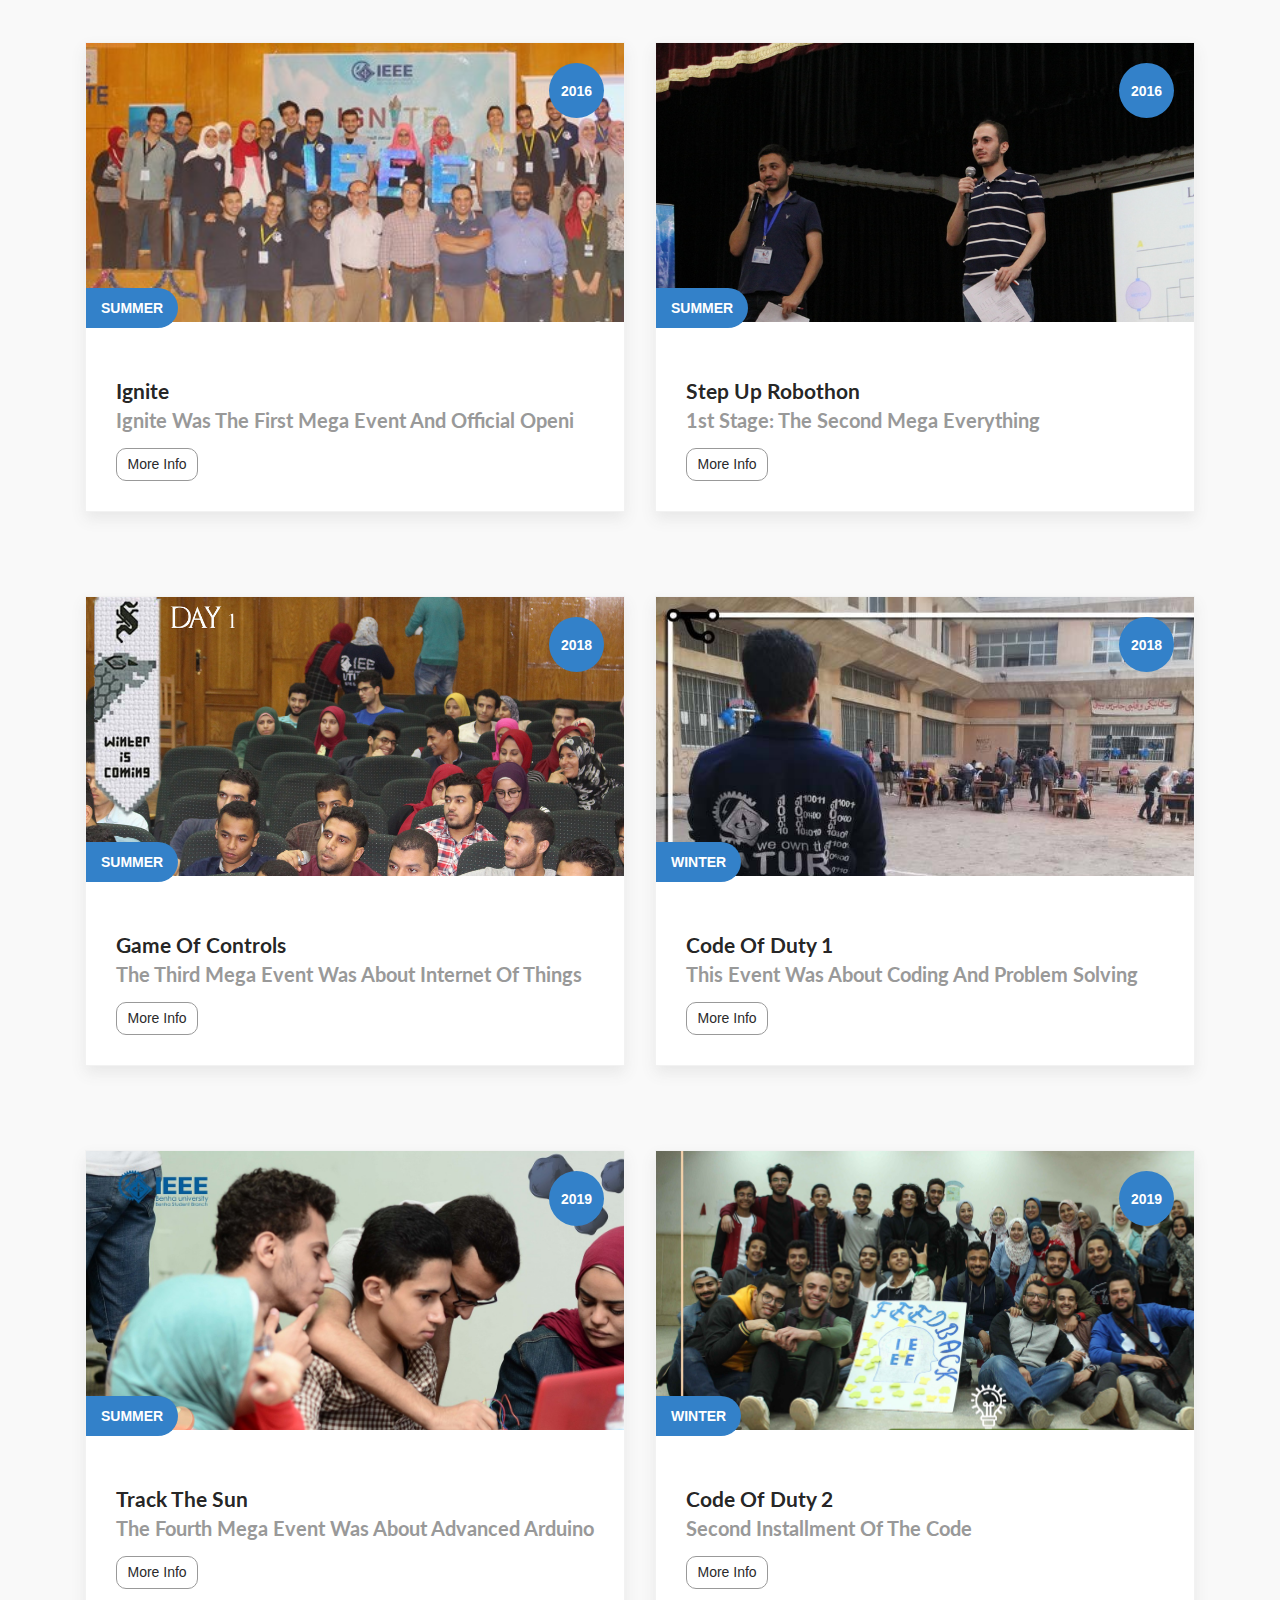
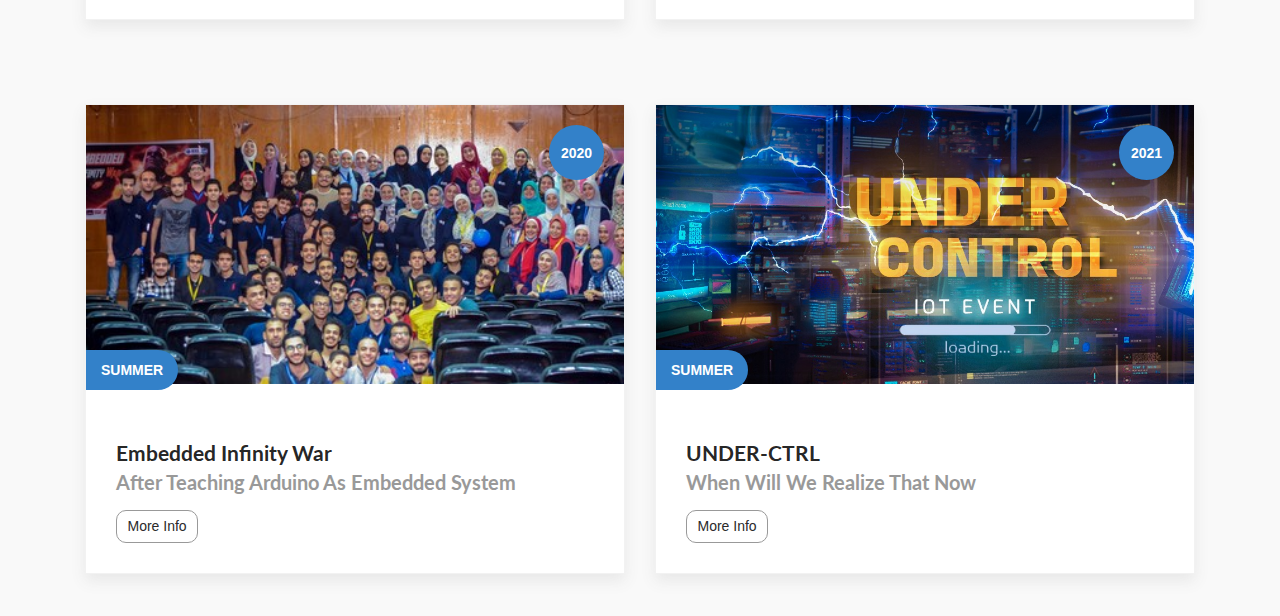
<file: index.html>
<!DOCTYPE html>
<html lang="en">

<head>
    <meta charset="UTF-8">
    <meta http-equiv="X-UA-Compatible" content="IE=edge">
    <meta name="viewport" content="width=device-width, initial-scale=1.0">
    <title>event page</title>
    <link rel="stylesheet" href="css/all.min.css">
    <link rel="stylesheet" href="css/bootstrap.min.css">
    <link rel="stylesheet" href="css/semantic.min.css">
    <link rel="stylesheet" href="css/index.css">
</head>

<body>


    <div class="container">
        <div class="row">
            <div class="col-md-6">
                <div class="post-module mt-5 mb-5">
                    <div class="thumbnail">
                        <div class="date">
                            <div class="day"> 2016 </div>
                        </div><img src="img/250343_38.jpg ">
                    </div>
                    <div class="post-content">
                        <div class="category">Summer</div>
                        <h1 class="title">
                            Ignite</h1>
                        <h2 class="sub_title" style="color: #999999; font-size:20px; margin-top: -10px;">Ignite was the
                            first mega event and official openi</h2>
                        <p class="description">Ignite was the first mega event and official opening for IEEE BUB SB in
                            it's very first version. Ignite's vision was to illuminate the world starting with those
                            promising students and bright minds
                        </p>
                        <button class="btn" id="bttn">more info</button>
                    </div>
                </div>
            </div>

            <div class="ui modal" id="firr">
                <i class="close icon"></i>
                <div class="header" style="text-align: center;">
                    Ignite
                </div>
                <div class="image content">
                    <div class="description">
                        <div class="ui header" style="text-align:center;">Ignite was the first mega event and official
                            opening for IEEE BUB SB
                        </div>
                        <p style="text-align: center; line-height: 40px;">the world starting with those promising
                            students and bright minds
                            They learned how to come up with new ideas,
                            make use of them and to find out about great real opportunities that may actually change
                            their life just like it did to many others.</p>
                        <div class="flox" style="display: flex; margin-bottom: 20px; margin-left: 10px;">
                            <img src="img/24.jpg" alt="" width="33%" style="margin-right:10px ;border-radius: 20px;">
                            <img src="img/32.jpg" alt="" width="33%" style="margin-right:10px ;border-radius: 20px;">
                            <img src="img/35.jpg" alt="" width="33%" style="border-radius: 20px;">
                        </div>
                        <p style="text-align: center; line-height: 40px;">
                            to the market and its real needs along with most of those technical trends attracting the
                            whole world in many others.
                            Finally, they were introduced that time</p>
                    </div>
                </div>
                <div class="actions">
                    <div class="ui black deny button">
                        back
                    </div>
                </div>
            </div>
            <div class="col-md-6">

                <div class="post-module mt-5 mb-5">

                    <div class="thumbnail">
                        <div class="date">
                            <div class="day"> 2016 </div>
                        </div><img src="img/317494_6.jpg">
                    </div>

                    <div class="post-content">
                        <div class="category">Summer</div>

                        <h1 class="title">
                            Step Up Robothon </h1>

                        <h2 class="sub_title" style="color: #999999; font-size:20px; margin-top: -10px;">1st Stage: The
                            second mega everything</h2>
                        <p class="description">1st Stage: The second mega event was about robotics and technology,
                            it divided into two stages and the attendees were from across Egypt and at the end a
                            competition was held

                        </p>

                        <button class="btn" id="bttn1">more info</button>
                    </div>
                </div>
            </div>

            <div class="ui modal" id="first">
                <i class="close icon"></i>
                <div class="header" style="text-align: center;">
                    Step Up Robothon
                </div>
                <div class="image content">
                    <div class="description">
                        <div class="ui header" style="text-align:center;">1st Stage: The second mega event </div>
                        <p style="text-align: center; line-height: 40px;">1st Stage: The second mega event was about
                            robotics and technology,
                            it divided into two stages and the attendees were from across Egypt and at the end a
                            competition was held,</p>
                        <div class="flox" style="display: flex; margin-bottom: 20px; margin-left: 10px;">
                            <img src="img/1.jpg" alt="" width="33%" style="margin-right:10px ;border-radius: 20px;">
                            <img src="img/5.jpg" alt="" width="33%" style="margin-right:10px ;border-radius: 20px;">
                            <img src="img/7.jpeg" alt="" width="33%" style="border-radius: 20px;">
                        </div>
                        <p style="text-align: center; line-height: 40px;">
                            and the winners received awards. 2nd Stage: this stage was about advanced topics in robotics
                            and technology,
                            it was attended by the governor of Qalyubiya; Major General Mahmoud al-Ashmawi</p>
                    </div>
                </div>
                <div class="actions">
                    <div class="ui black deny button">
                        back
                    </div>
                </div>
            </div>

            <div class="col-md-6">

                <div class="post-module mt-5 mb-5">

                    <div class="thumbnail">
                        <div class="date">
                            <div class="day"> 2018 </div>
                        </div><img src="img/30362_IMG_4078 copy.jpg">
                    </div>

                    <div class="post-content">
                        <div class="category">Summer</div>

                        <h1 class="title">
                            Game Of Controls </h1>

                        <h2 class="sub_title" style="color: #999999; font-size:20px; margin-top: -10px;">The third mega
                            event was about Internet of things </h2>
                        <p class="description">The third mega event was about Internet of things “IOT”
                            and how to connect electronic devices to each other, then to control those devices with
                            smartphones.

                        </p>

                        <button class="btn" id="bttn2">more info</button>
                    </div>
                </div>
            </div>
            <div class="ui modal" id="second">
                <i class="close icon"></i>
                <div class="header" style="text-align: center;">
                    Game Of Controls
                </div>
                <div class="image content">

                    <div class="description">
                        <div class="ui header" style="text-align:center;">The third mega event was about Internet of
                            things
                        </div>

                        <p style="text-align: center; line-height: 40px;">
                            The third mega event was about Internet of things “IOT” and how to connect electronic
                            devices to each other,

                            then to control those devices with smartphones. The final projects were “Smart Home” and
                            “Smart City”.</p>
                        <div class="flox" style="display: flex; margin-bottom: 20px; margin-left: 10px;">
                            <img src="img/IMG_4126 copy.jpg" alt="" width="33%" style="margin-right:10px ;border-radius: 20px;">
                            <img src="img/DSC_5002.jpg" alt="" width="33%" style="margin-right:10px ;border-radius: 20px;">
                            <img src="img/IMG_4104 copy.jpg" alt="" width="33%" style="border-radius: 20px;">
                        </div>
                    </div>
                  
                </div>
                <div class="actions">
                    <div class="ui black deny button">
                        back
                    </div>
                </div>



            </div>
            <div class="col-md-6">

                <div class="post-module mt-5 mb-5">

                    <div class="thumbnail">
                        <div class="date">
                            <div class="day"> 2018 </div>
                        </div><img src="img/46535_fada02f0-5716-4444-b0fd-2ced6bf97643.jpg">
                    </div>

                    <div class="post-content">
                        <div class="category">WINTER</div>

                        <h1 class="title">
                            Code Of Duty 1 </h1>

                        <h2 class="sub_title" style="color: #999999; font-size:20px; margin-top: -10px;">This event was
                            about coding and problem solving </h2>
                        <p class="description">This event was about coding and problem solving and preparing the
                            students for
                            international competitions. An inner competition was held between students of Banha
                            University

                        </p>

                        <button class="btn" id="bttn3">more info</button>
                    </div>
                </div>
            </div>
            <div class="ui modal" id="third">
                <i class="close icon"></i>
                <div class="header" style="text-align: center;">
                    Code Of Duty 1
                </div>
                <div class="image content">
                    <div class="description">
                        <div class="ui header" style="text-align:center;">This event was about coding and problem
                            solving
                        </div>
                        <p style="text-align: center; line-height: 40px;">
                            This event was about coding and problem solving and preparing the students for international
                            competitions. An inner competition was held between students of Banha University</p>
                        <div class="flox" style="display: flex; margin-bottom: 20px; margin-left: 10px;">
                            <img src="img/53b0c499-5648-4420-9083-3252413bedb2.jpg" alt="" width="33%" style="margin-right:10px ;border-radius: 20px;">
                            <img src="img/3003a2e3-24dd-4bba-87ff-d447f486ab33.jpg" alt="" width="33%" style="margin-right:10px ;border-radius: 20px;">
                            <img src="img/IMG-20200917-WA0049.jpg" alt="" width="33%" style="border-radius: 20px;">

                        </div>
                    </div>
                </div>
                <div class="actions">
                    <div class="ui black deny button">
                        back
                    </div>
                </div>

            </div>
            <div class="col-md-6">

                <div class="post-module mt-5 mb-5">

                    <div class="thumbnail">
                        <div class="date">
                            <div class="day"> 2019 </div>
                        </div><img src="img/88033_DSC_6665.jpg">
                    </div>

                    <div class="post-content">
                        <div class="category">Summer</div>

                        <h1 class="title">
                            Track The Sun </h1>

                        <h2 class="sub_title" style="color: #999999; font-size:20px; margin-top: -10px;">The fourth mega
                            event was about advanced Arduino </h2>
                        <p class="description">The fourth mega event was about advanced Arduino with basics of embedded
                            systems and robotics,
                            and for first time in Egypt we taught the attendants about solar energy and solar cells to
                            power their robots

                        </p>
                        <button class="btn" id="bttn4">more info</button>
                    </div>
                </div>
            </div>
            <div class="ui modal" id="fourth">
                <i class="close icon"></i>
                <div class="header" style="text-align: center;">
                    Track The Sun
                </div>
                <div class="image content">
                    <div class="description">
                        <div class="ui header" style="text-align:center;">The fourth mega event was about advanced
                            Arduino
                        </div>
                        <p style="text-align: center; line-height: 40px;">The fourth mega event was about advanced
                            Arduino with basics of embedded systems and robotics, and for first time in Egypt we taught
                            the attendants about solar energy and solar cells to power their robots. The event was a
                            great success and had a huge impact on about 150 students from different
                            ages and fields. Besides learning the basics of Arduino,</p>
                        <div class="flox" style="display: flex; margin-bottom: 20px; margin-left: 10px;">
                            <img src="img/DSC_6889.jpg" alt="" width="33%" style="margin-right:10px ;border-radius: 20px;">
                            <img src="img/7.jpg" alt="" width="33%" style="margin-right:10px ;border-radius: 20px;">
                            <img src="img/10.jpg" alt="" width="33%" style="border-radius: 20px;">

                        </div>
                        <p style="text-align: center; line-height: 40px;">
                            the attendants also learned about advanced topics such as: Timers, Interrupt and
                            Communication Protocols (like UART).
                            These topics prepared the attendants for the embedded system field and by the end they were
                            able to create an RC Car powered by solar cells.</p>
                    </div>
                </div>
                <div class="actions">
                    <div class="ui black deny button">
                        back
                    </div>
                </div>

            </div>
            <div class="col-md-6">

                <div class="post-module mt-5 mb-5">

                    <div class="thumbnail">
                        <div class="date">
                            <div class="day"> 2019 </div>
                        </div><img src="img/f2.jpg">
                    </div>

                    <div class="post-content">
                        <div class="category">WINTER</div>

                        <h1 class="title">
                            Code Of Duty 2 </h1>

                        <h2 class="sub_title" style="color: #999999; font-size:20px; margin-top: -10px;">Second
                            installment of the Code</h2>
                        <p class="description">Second installment of the Code of Duty mega event, this events main goal
                            was to teach the importance of coding to both, software and hardware engineers and also
                            whoever is interested in the programming field

                        </p>
                        <button class="btn" id="bttn5">more info</button>
                    </div>
                </div>
            </div>
            <div class="ui modal" id="fifth">
                <i class="close icon"></i>
                <div class="header" style="text-align: center;">
                    code of duty 2
                </div>
                <div class="image content">


                    <div class="description">
                        <div class="ui header" style="text-align:center;">Second installment of the Code
                        </div>
                        <p style="text-align: center; line-height: 40px;">
                            Second installment of the Code of Duty mega event, this event’s main goal was to teach the
                            importance of coding to both,
                            software and hardware engineers and also whoever is interested in the programming field. Two
                            sessions were held about problem solving at
                            BFCAI on 12,13 February 2020.
                        </p>
                        <div class="flox" style="display: flex; margin-bottom: 20px; margin-left: 10px;">
                            <img src="img/20200219_161817.jpg" alt="" width="33%" style="margin-right:10px ; border-radius: 20px;">
                            <img src="img/20200219_170707.jpg" alt="" width="33%" style="margin-right:10px ;border-radius: 20px;" >
                            <img src="img/IMG_0032.jpg" alt="" width="33%" style="border-radius: 20px;">
                        </div>
                        <p style="text-align: center; line-height: 40px;">
                            Like the first Code of Duty, a competition was held by the end of the event, but instead of
                            doing it only inside the Banha University,
                            this time Zagazig and Menofia joined, it was on 19th of February 2020 At Banha faculty of
                            Engineering.</p>
                        </p>
                    </div>
                </div>
                <div class="actions">
                    <div class="ui black deny button">
                        back
                    </div>
                </div>

            </div>
            <div class="col-md-6">

                <div class="post-module mt-5 mb-5">

                    <div class="thumbnail">
                        <div class="date">
                            <div class="day"> 2020 </div>
                        </div><img src="img/DSC2_1566.jpg">
                    </div>

                    <div class="post-content">
                        <div class="category">Summer</div>

                        <h1 class="title">
                            Embedded Infinity War </h1>

                        <h2 class="sub_title" style="color: #999999; font-size:20px; margin-top: -10px;">After teaching
                            Arduino as embedded system</h2>
                        <p class="description">After teaching Arduino as an intro to embedded systems in the Track the
                            Sun event, this mega event is moving on to a
                            more advanced take on the Embedded systems field, and its the first event teaching the
                            importance of combining software and hardware.

                        </p>
                        <button class="btn" id="bttn6">more info</button>
                    </div>
                </div>
            </div>

            <div class="ui modal" id="sixth">
                <i class="close icon"></i>
                <div class="header" style="text-align: center;">
                    Embedded Infinity War
                </div>
                <div class="image content">
                    <div class="description">
                        <div class="ui header" style="text-align:center;">After teaching Arduino as an intro to embedded
                            system
                        </div>
                        <p style="text-align: center; line-height: 40px;">
                            After teaching Arduino as an intro to embedded systems in the Track the Sun event, this mega
                            event is moving on to a more
                            advanced take on the Embedded systems field, and its the first event teaching the importance
                            of combining software and hardware.
                            Embedded Systems is one of the biggest fields everywhere in the world with the most required
                            jobs these days,
                        <div class="flox" style="display: flex; margin-bottom: 20px; margin-left: 10px;">
                            <img src="img/IMG_5634.jpg" alt="" width="33%" style="margin-right:10px ;border-radius: 20px;">
                            <img src="img/IMG_3996.jpg" alt="" width="33%" style="margin-right:10px ;border-radius: 20px;">
                            <img src="img/IMG_3704.jpg" alt="" width="33%" style="border-radius: 20px;">
                        </div>
                        <p style="text-align: center; line-height: 40px;"> we discuss and teach
                            a lot about the field during the event. The event goes on for 5 days and the target is to
                            teach attendants about semi-basic concepts
                            of Embedded Systems, there will also be
                            a practical side as we need attendees to be ready for beginner level projects. The event
                            will be held at Misr public library.


                        </p>
                    </div>
                </div>
                <div class="actions">
                    <div class="ui black deny button">
                        back
                    </div>
                </div>
            </div>

            <div class="col-md-6">

                <div class="post-module mt-5 mb-5">

                    <div class="thumbnail">
                        <div class="date">
                            <div class="day"> 2021 </div>
                        </div><img src="img/685720_undercontrol.jpg">
                    </div>

                    <div class="post-content">
                        <div class="category">Summer</div>

                        <h1 class="title">
                            UNDER-CTRL </h1>

                        <h2 class="sub_title" style="color: #999999; font-size:20px; margin-top: -10px;">When will we
                            realize that now</h2>
                        <p class="description">When will we realize that now, we are living in the FUTURE? Of course,
                            life will be easier.
                            We will be able to control everything around us standing exactly where we are. This will
                            lead us to our main topic: IOT OR "INTERNET OF THINGS"

                        </p>
                        <button class="btn" id="bttn7">more info</button>
                    </div>
                </div>
            </div>

            <div class="ui modal" id="seventh">
                <i class="close icon"></i>
                <div class="header" style="text-align: center;">
                    UNDER-CTRL
                </div>
                <div class="image content">
                    <div class="description">
                        <div class="ui header" style="text-align:center;"> IOT OR "INTERNET OF THINGS"
                        </div>
                        <p style="text-align: center; line-height: 40px;">When will we realize that now, we are
                            living in the FUTURE? Of course,
                            life will be easier. We will be able to control everything around us standing exactly
                            where we are.
                            This will lead us to our main topic: IOT OR "INTERNET OF THINGS" This is what enables
                            you to make a connection between more than one device in your system,
                            and everything will be under your control. Recently, we've seen cars that send
                            notifications that they need gas, the smart systems that Google and Amazon implemented
                            in our homes, the security systems, and the navigation systems. All of these are
                            examples that can be found in SMART HOMES. That is why IOT is considered a very
                            important
                            step to anyone interested in ARDUINO AND EMBEDDED SYSTEMS So,</p>
                        <div class="flox" style="display: flex; margin-bottom: 20px; margin-left: 10px;">
                            <img src="img/Lawendy-55.jpg" alt="" width="33%" style="margin-right:10px ;border-radius: 20px;">
                            <img src="img/Audince-394.jpg" alt="" width="33%" style="margin-right:10px ;border-radius: 20px;">
                            <img src="img/Audince-425.jpg" alt="" width="33%" style="border-radius: 20px;">

                        </div>
                        <p style="text-align: center; line-height: 40px;"> IEEE decided to continue the journey that
                            began with TRACK THE SUN And EMBEDED INFINTY WAR And now UNDER CTRL
                            To just put everything UNDER your CTRL.
                            We will go on a journey for five days, everyday we will discuss a certain topic of IOT
                            to reach our</p>
                    </div>
                </div>
                <div class="actions">
                    <div class="ui black deny button">
                        back
                    </div>
                </div>
            </div>
        </div>
    </div>

    <script src="js/jquery-3.5.1.min.js"></script>
    <script src="js/popper.min.js"></script>
    <script src="js/bootstrap.min.js"></script>
    <script src="js/semantic.min.js"></script>
    <script src="js/index.js"></script>
</body>

</html>
</file>
<file: css/index.css>
body
{
    background-color: rgba(240, 240, 240, 0.37);
    font-family: 'Comfortaa', Arial !important;
    text-transform: capitalize;
}
.btn
{
    border:1px solid #999999;
    color: #2a2a2b;
    border-radius:10px;
    text-transform: capitalize;
}
.btn:hover
{
   background-color: #3381c9;
   color: #FFFFFF;
   transition: all 0.5s ease !important;
}
.ui.card
{
    margin-top: 70px;
    box-shadow: 0.5px 0.5px 15px 8px #cddde8 !important;
    filter: blur(5px) grayscale(.3);
    transition: all 0.5s ease !important;

}
.ui.modal>.image.content {
    display: block;
     -webkit-box-orient: horizontal;
    flex-direction: column;
}
.ui.medium.image, .ui.medium.images .image, .ui.medium.images img, .ui.medium.images svg {
    display: block;
    margin: auto;
    width: 550px;
    height: 100px;
    

}
.ui.modal
{
    position: initial;
}
h1 {
    min-height: 1rem;
    font-size: 1.5rem;
}
.post-module {
    position: relative;
    z-index: 1;
    display: block;
    background: #FFFFFF;
    min-width: 270px;
    height: 470px;
    border: 1px solid rgb(0 0 0 / 5%) !important;
    box-shadow: 0 0.5rem 1rem rgba(90, 89, 89, 0.1) !important;
    transition: transform .4s ease-in-out;
   
}
.post-module .thumbnail {
    background: #000000;
    height: 400px;
    overflow: hidden;
}
.post-module:hover,
.hover {
  -webkit-box-shadow: 0px 1px 35px 0px rgba(0, 0, 0, 0.3);
  -moz-box-shadow: 0px 1px 35px 0px rgba(0, 0, 0, 0.3);
  box-shadow: 0px 1px 35px 0px rgba(0, 0, 0, 0.3);
}
.post-module:hover .thumbnail img,
.hover .thumbnail img {
  -webkit-transform: scale(1.1);
  -moz-transform: scale(1.1);
  transform: scale(1.1);
  opacity: 0.6;
}
.post-module .thumbnail .date {
    position: absolute;
    top: 20px;
    right: 20px;
    z-index: 1;
    background: #3381c9;
    width: 55px;
    height: 55px;
    justify-content: center;
    padding: 17.5px 0;
    -webkit-border-radius: 100%;
    -moz-border-radius: 100%;
    border-radius: 100%;
    color: #FFFFFF;
    font-weight: 700;
    text-align: center;
    -webkti-box-sizing: border-box;
    -moz-box-sizing: border-box;
    box-sizing: border-box;
}
.post-module .thumbnail img {
    display: block;
    width: 120%;
 
}
.post-module .post-content {
    position: absolute;
    bottom: 0;
    background: #FFFFFF;
    width: 100%;
    padding: 30px;
    transition: all 0.7s ease !important;
    box-sizing: border-box;
     -webkit-transition: all 0.3s cubic-bezier(0.37, 0.75, 0.61, 1.05) 0s; 
    -moz-transition: all 0.3s cubic-bezier(0.37, 0.75, 0.61, 1.05) 0s;
    -ms-transition: all 0.3s cubic-bezier(0.37, 0.75, 0.61, 1.05) 0s;
    -o-transition: all 0.3s cubic-bezier(0.37, 0.75, 0.61, 1.05) 0s;
     transition: all 0.3s cubic-bezier(0.37, 0.75, 0.61, 1.05) 0s;
    box-sizing: border-box;
   
}

.flox img:hover
{
    transform: scale(1.1,1.1);
    transition: all 0.5s ease !important;
    border-radius: 10px;
    cursor: pointer;
}
.post-module .post-content .description {
    display: none;
    color: #666666;
     transition: all 0.7s ease !important;
  
}
.post-module .post-content .category {
    position: absolute;
    top: -34px;
    left: 0;
    background: #3381c9;
    border-radius:0px 20px 20px 0px;
    padding: 10px 15px;
    color: #FFFFFF;
    transition: all 0.7s ease !important;
    font-size: 14px;
    font-weight: 600;
    text-transform: uppercase;
}
.description
{
    margin-bottom: 20px;
}

.event p {
    margin-top: 0;
    margin-bottom: 1rem;
    color: #636570;
    font-weight: 500;
    font-size: 15px;
}
.post-module .post-content .post-meta a {
    color: #999999;
    text-decoration: none;
}

.post-module:hover
{
   
    border: 1px solid rgb(0 0 0 / 5%) !important;
    cursor: pointer;
    transition: all 0.5s ease !important;
}
.post-module:hover img
{
    transform: scale(1.1,1.1);
    webkit-filter: blur(5px) grayscale(.3);
    filter: blur(5px) grayscale(.3);
    transition: all 0.7s ease !important;

}
.post-module:hover .description
{
    display: block;
    height: 70px;
    opacity: 1;
    transition: all 0.5s ease !important;
}
.post-module:hover .post-content
{
    transition: all 0.5s ease !important;
  
}

#seventh,#sixth,#fifth,#fourth,#third,#second,#first,#firr
{
    height: 70%;
    overflow: scroll;
}

@media(max-width:992px)
{
    .description
    {
        font-size: 12px;
    }
    .btn
    {
        margin-top: 20px;
    }
}
@media(max-width:420px)
{
    .description
    {
        font-size: 12px;
    }
    .btn
    {
        margin-top: 20px;
    }
}
</file>
